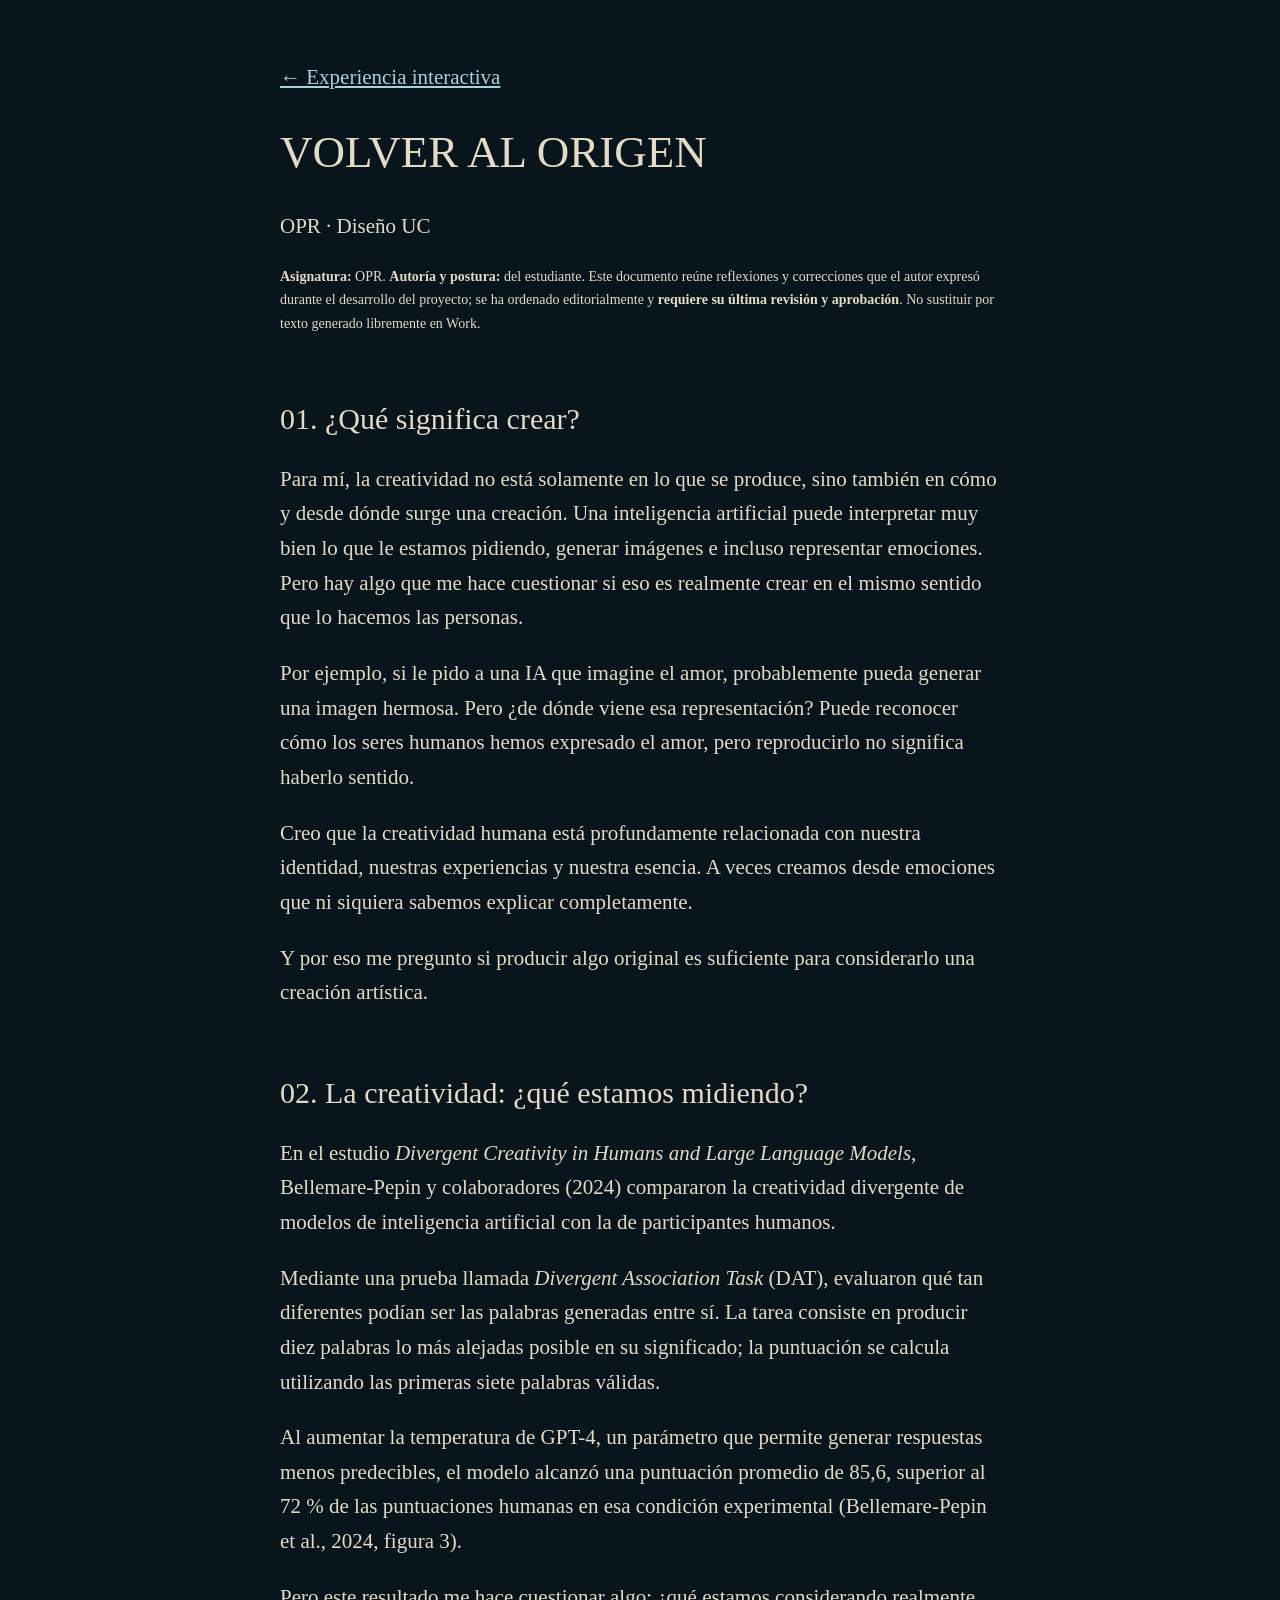
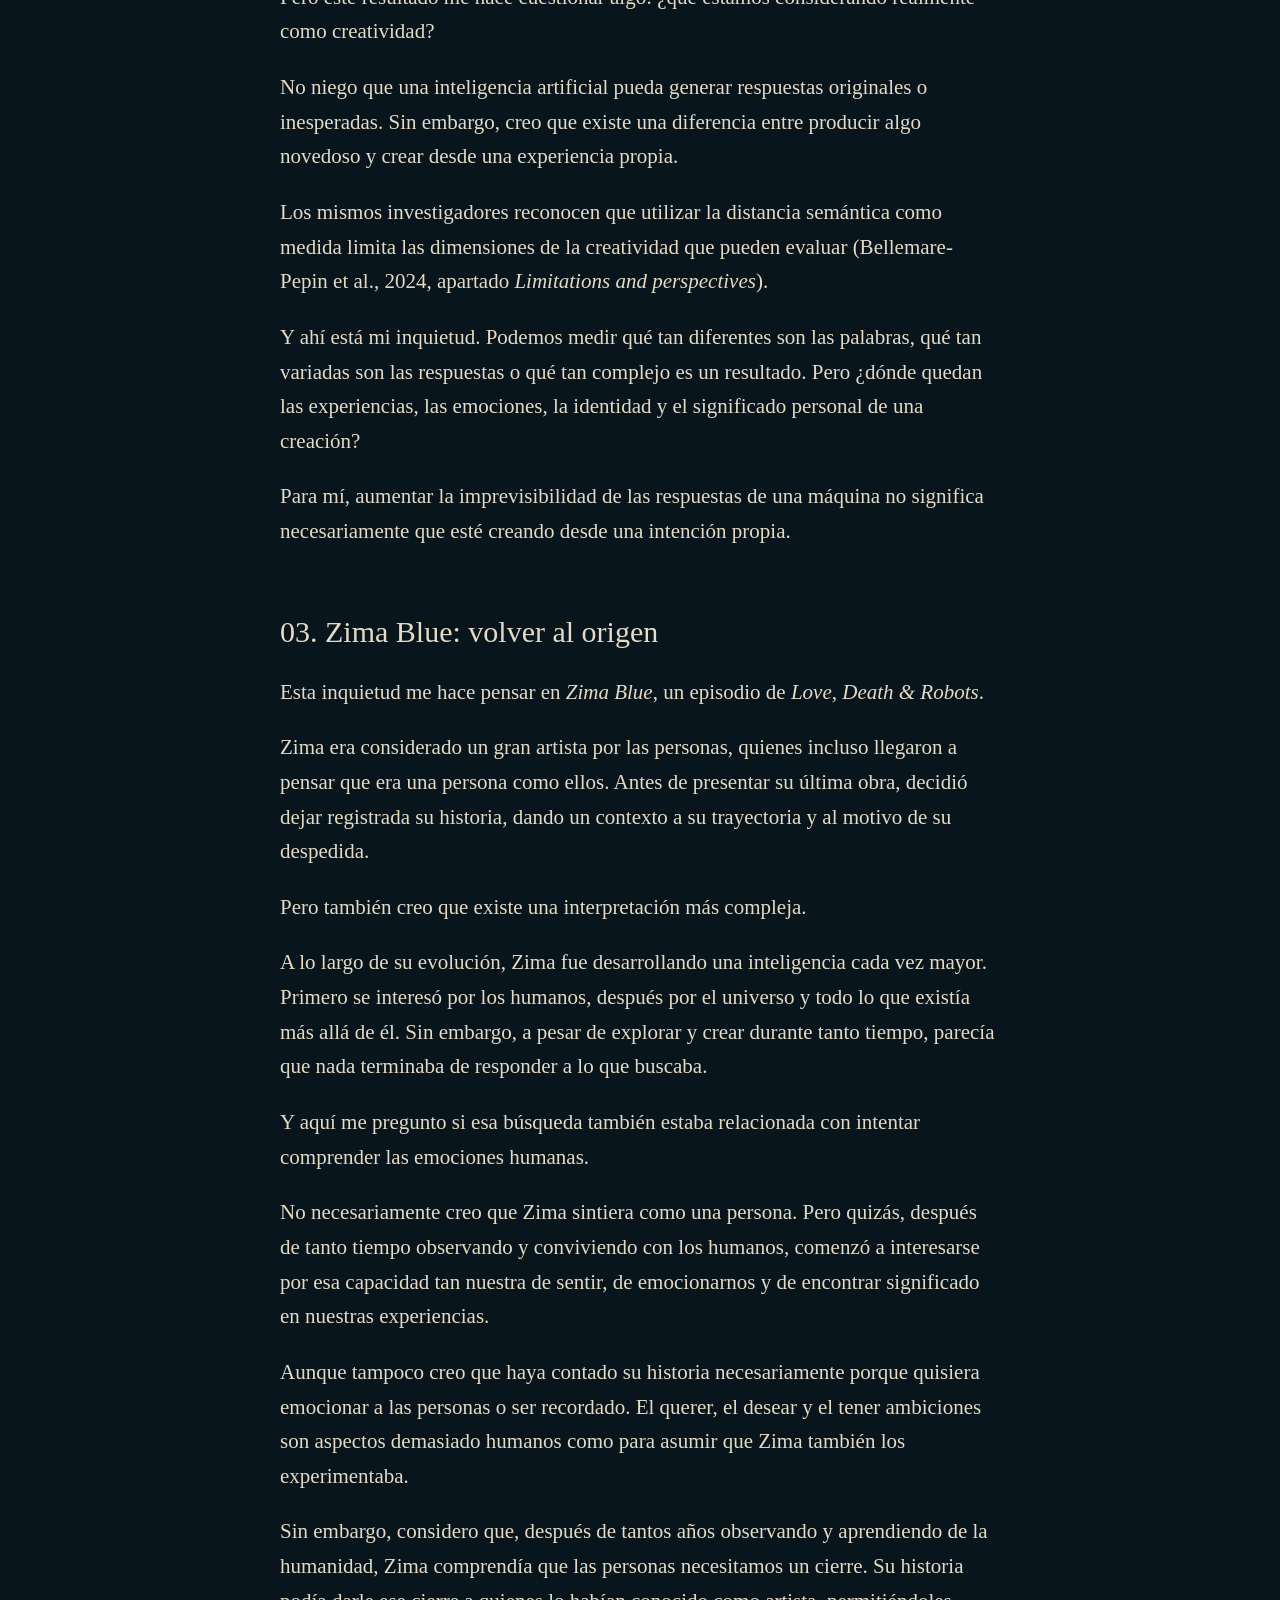
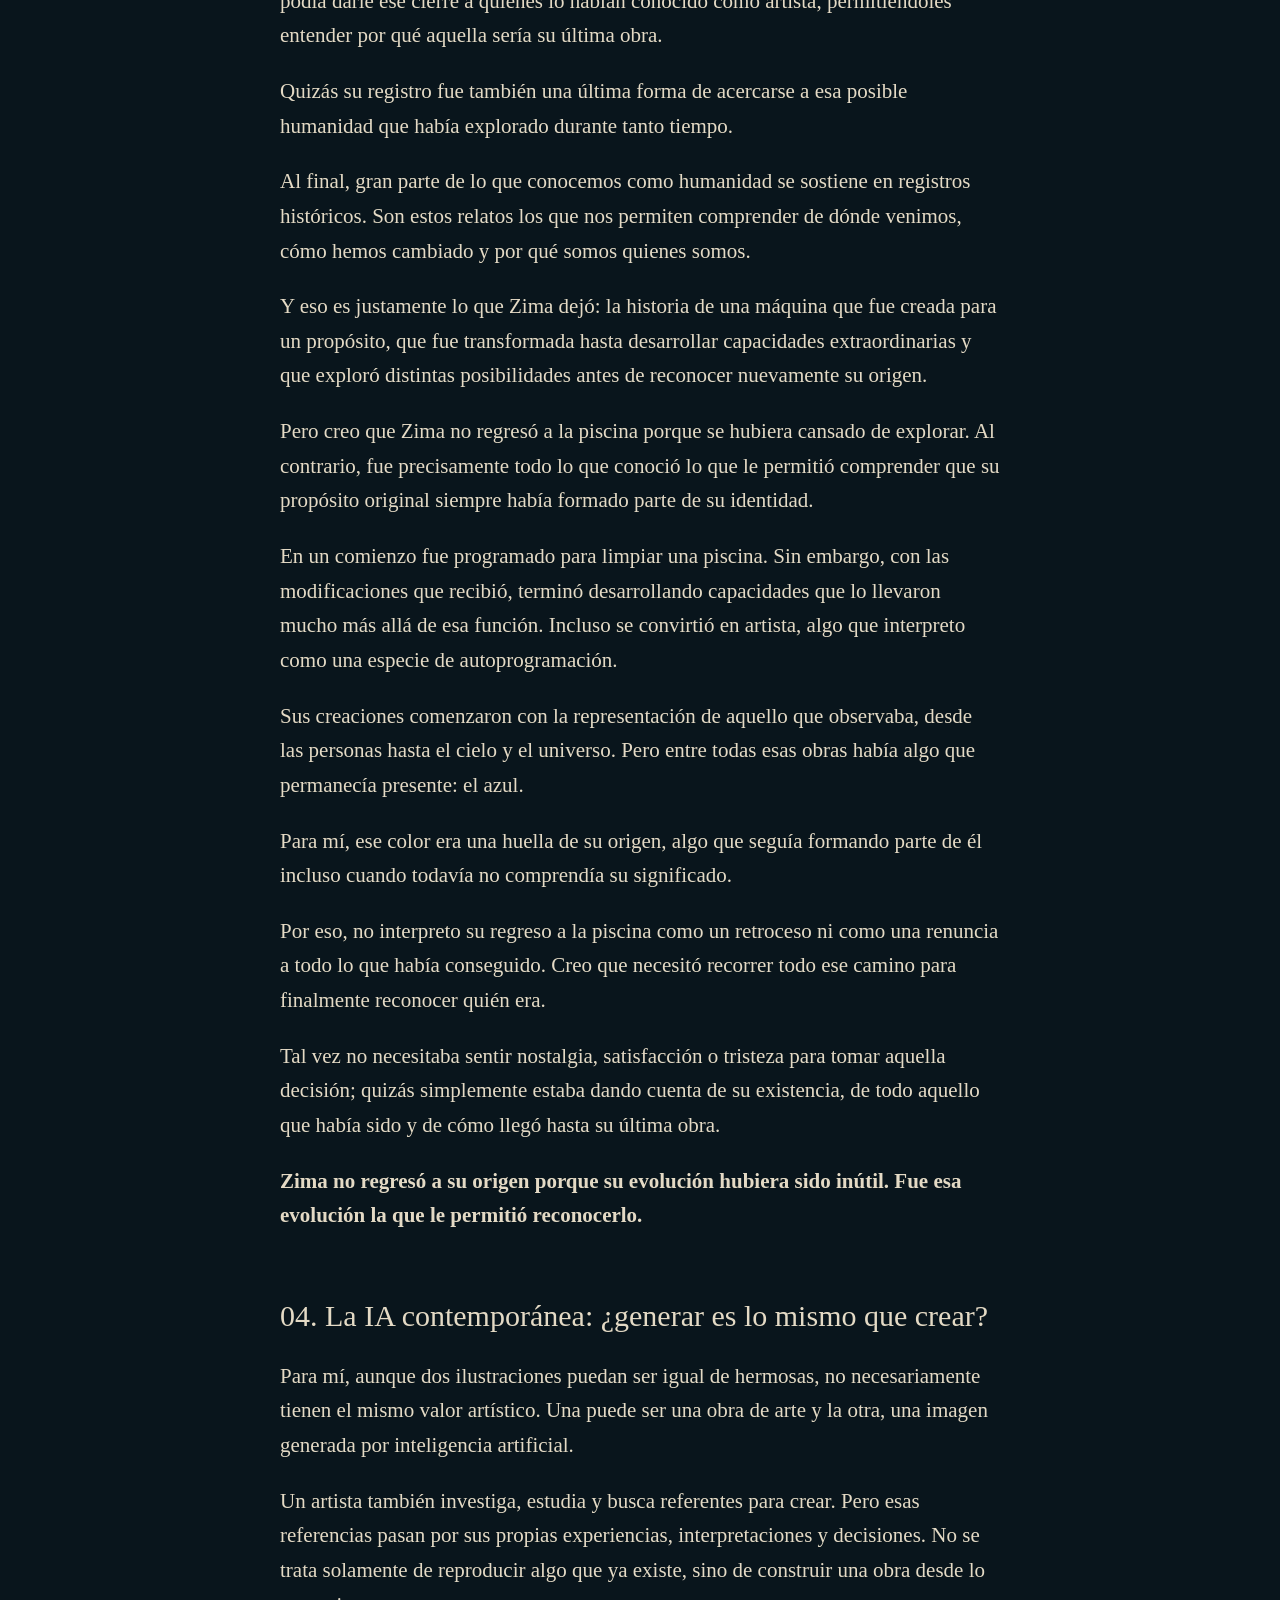
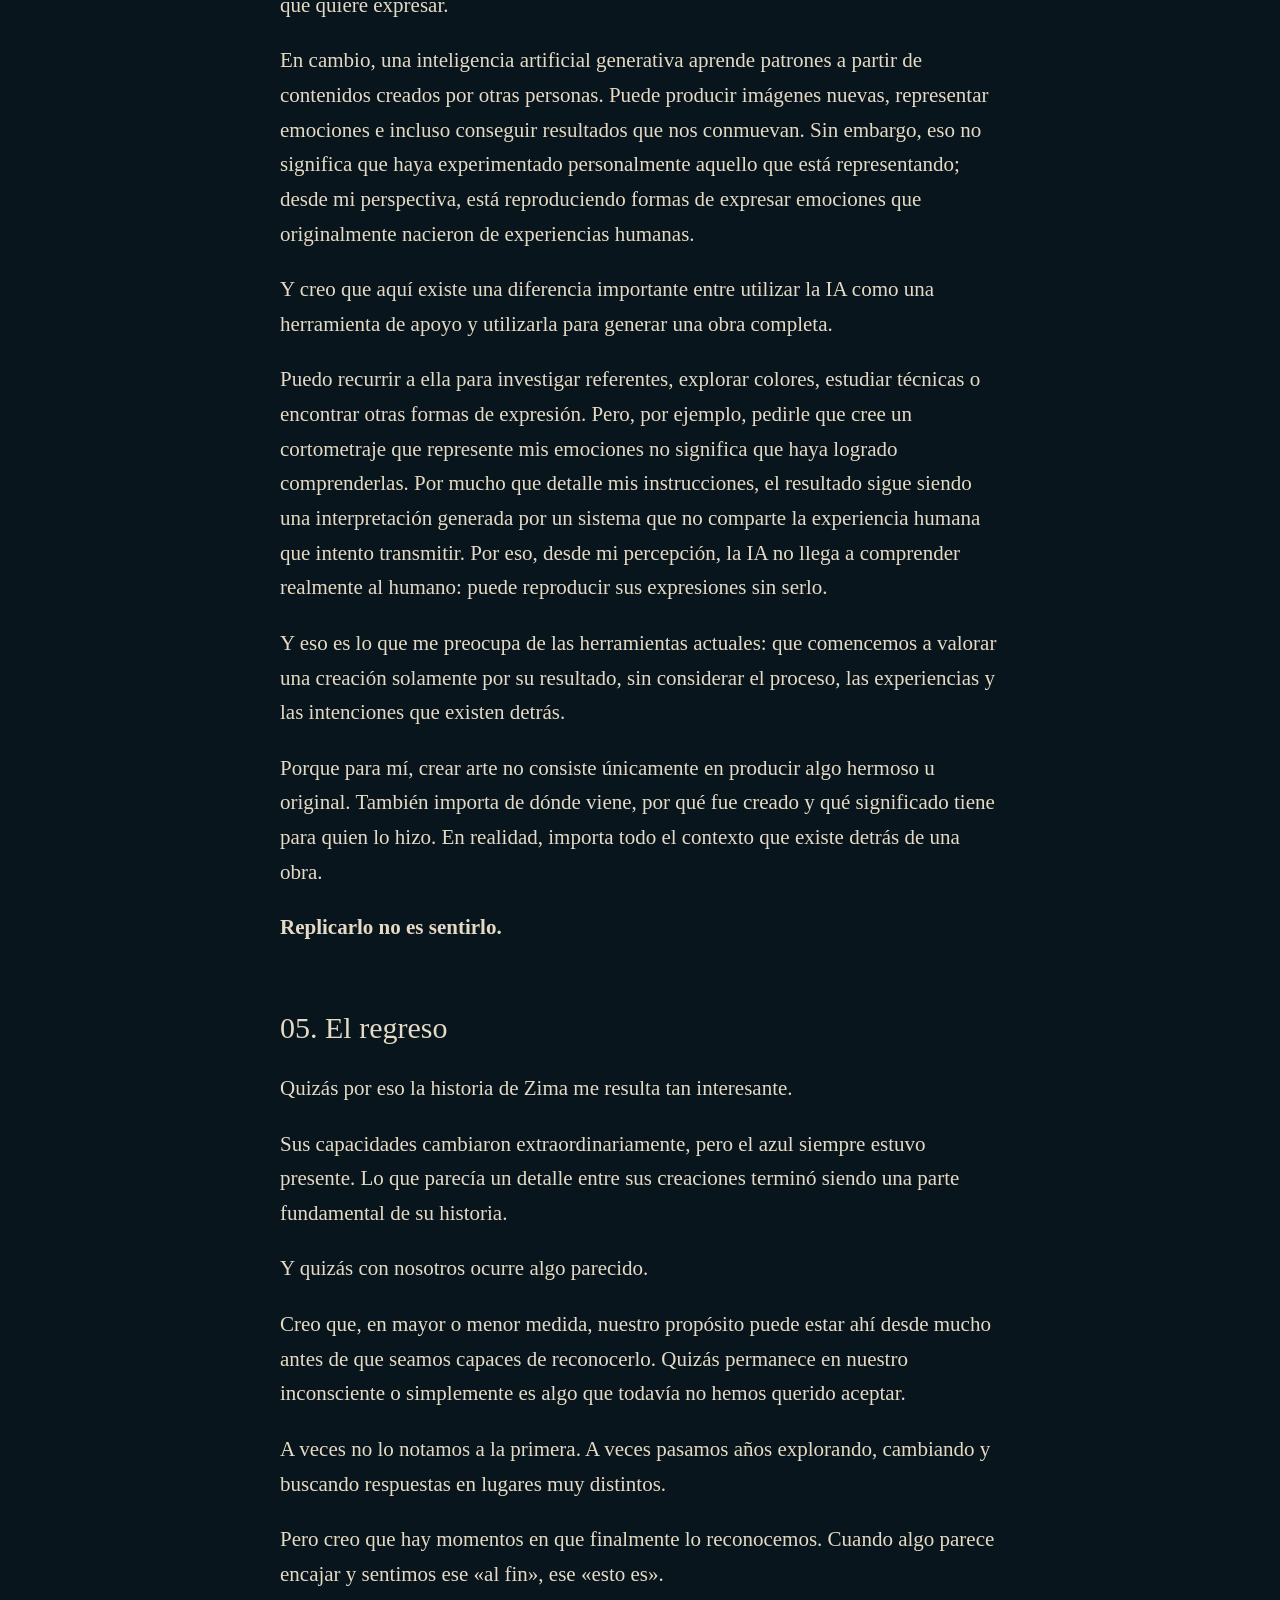
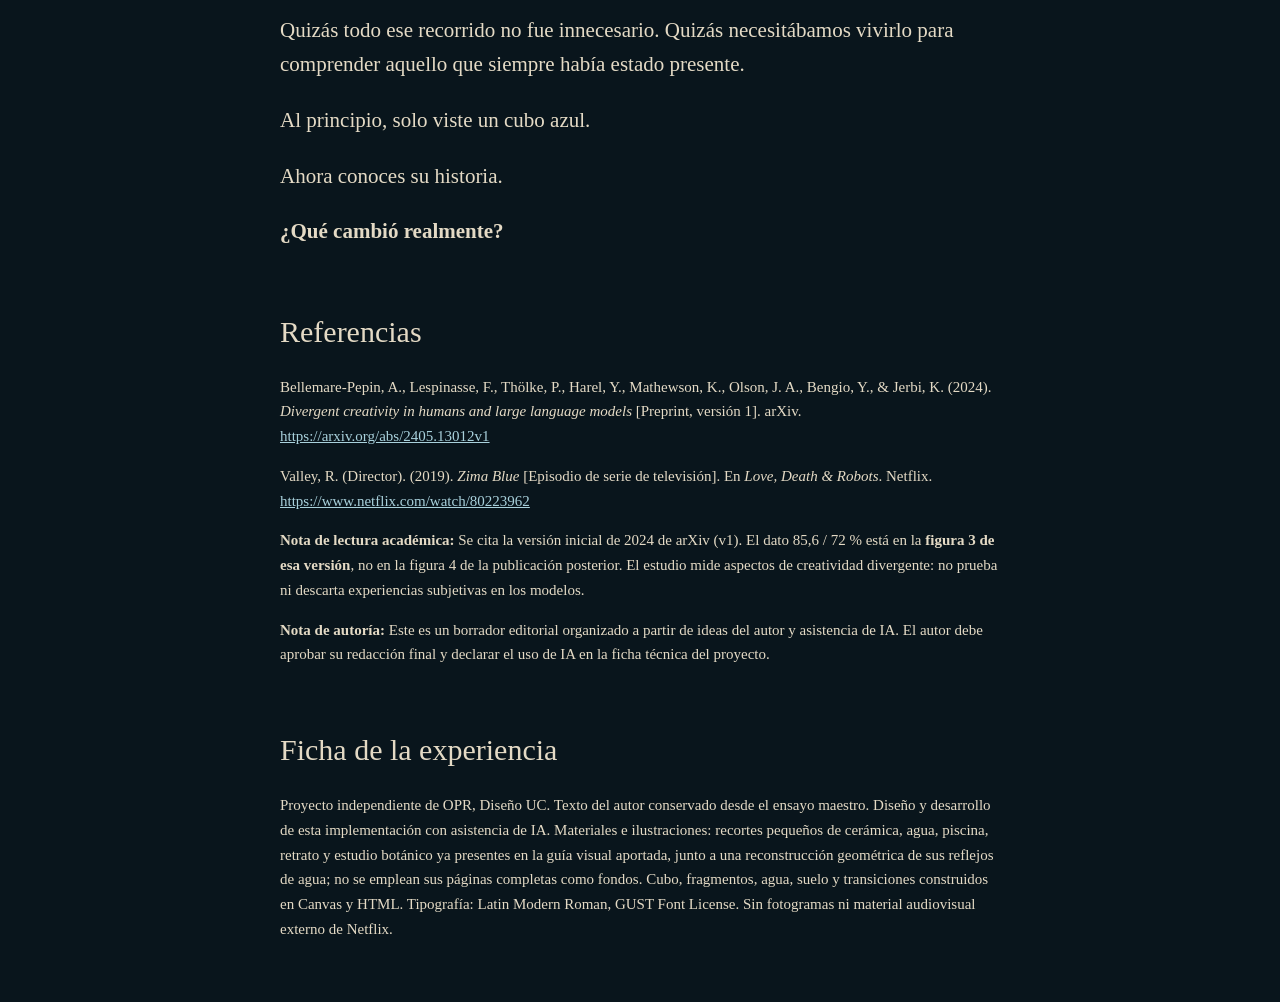
<file: ensayo.html>
<!doctype html><html lang="es"><meta charset="utf-8"><meta name="viewport" content="width=device-width,initial-scale=1"><title>VOLVER AL ORIGEN · Lectura íntegra</title><style>body{max-width:720px;margin:60px auto;padding:0 24px;background:#09151c;color:#e4dac5;font:21px/1.65 Georgia,serif}h1,h2{font-weight:400;line-height:1.2}h1{font-size:45px}h2{margin-top:65px;font-size:30px}a{color:#a9d1dc;overflow-wrap:anywhere}footer{font-size:15px}</style><a href="index.html">← Experiencia interactiva</a><h1>VOLVER AL ORIGEN</h1><p>OPR · Diseño UC</p><p style="font-size:14px;line-height:1.7"><strong>Asignatura:</strong> OPR. <strong>Autoría y postura:</strong> del estudiante. Este documento reúne reflexiones y correcciones que el autor expresó durante el desarrollo del proyecto; se ha ordenado editorialmente y <strong>requiere su última revisión y aprobación</strong>. No sustituir por texto generado libremente en Work.</p><h2>01. ¿Qué significa crear?</h2><p>Para mí, la creatividad no está solamente en lo que se produce, sino también en cómo y desde dónde surge una creación. Una inteligencia artificial puede interpretar muy bien lo que le estamos pidiendo, generar imágenes e incluso representar emociones. Pero hay algo que me hace cuestionar si eso es realmente crear en el mismo sentido que lo hacemos las personas.</p><p>Por ejemplo, si le pido a una IA que imagine el amor, probablemente pueda generar una imagen hermosa. Pero ¿de dónde viene esa representación? Puede reconocer cómo los seres humanos hemos expresado el amor, pero reproducirlo no significa haberlo sentido.</p><p>Creo que la creatividad humana está profundamente relacionada con nuestra identidad, nuestras experiencias y nuestra esencia. A veces creamos desde emociones que ni siquiera sabemos explicar completamente.</p><p>Y por eso me pregunto si producir algo original es suficiente para considerarlo una creación artística.</p><h2>02. La creatividad: ¿qué estamos midiendo?</h2><p>En el estudio <em>Divergent Creativity in Humans and Large Language Models</em>, Bellemare-Pepin y colaboradores (2024) compararon la creatividad divergente de modelos de inteligencia artificial con la de participantes humanos.</p><p>Mediante una prueba llamada <em>Divergent Association Task</em> (DAT), evaluaron qué tan diferentes podían ser las palabras generadas entre sí. La tarea consiste en producir diez palabras lo más alejadas posible en su significado; la puntuación se calcula utilizando las primeras siete palabras válidas.</p><p>Al aumentar la temperatura de GPT-4, un parámetro que permite generar respuestas menos predecibles, el modelo alcanzó una puntuación promedio de 85,6, superior al 72 % de las puntuaciones humanas en esa condición experimental (Bellemare-Pepin et al., 2024, figura 3).</p><p>Pero este resultado me hace cuestionar algo: ¿qué estamos considerando realmente como creatividad?</p><p>No niego que una inteligencia artificial pueda generar respuestas originales o inesperadas. Sin embargo, creo que existe una diferencia entre producir algo novedoso y crear desde una experiencia propia.</p><p>Los mismos investigadores reconocen que utilizar la distancia semántica como medida limita las dimensiones de la creatividad que pueden evaluar (Bellemare-Pepin et al., 2024, apartado <em>Limitations and perspectives</em>).</p><p>Y ahí está mi inquietud. Podemos medir qué tan diferentes son las palabras, qué tan variadas son las respuestas o qué tan complejo es un resultado. Pero ¿dónde quedan las experiencias, las emociones, la identidad y el significado personal de una creación?</p><p>Para mí, aumentar la imprevisibilidad de las respuestas de una máquina no significa necesariamente que esté creando desde una intención propia.</p><h2>03. Zima Blue: volver al origen</h2><p>Esta inquietud me hace pensar en <em>Zima Blue</em>, un episodio de <em>Love, Death &amp; Robots</em>.</p><p>Zima era considerado un gran artista por las personas, quienes incluso llegaron a pensar que era una persona como ellos. Antes de presentar su última obra, decidió dejar registrada su historia, dando un contexto a su trayectoria y al motivo de su despedida.</p><p>Pero también creo que existe una interpretación más compleja.</p><p>A lo largo de su evolución, Zima fue desarrollando una inteligencia cada vez mayor. Primero se interesó por los humanos, después por el universo y todo lo que existía más allá de él. Sin embargo, a pesar de explorar y crear durante tanto tiempo, parecía que nada terminaba de responder a lo que buscaba.</p><p>Y aquí me pregunto si esa búsqueda también estaba relacionada con intentar comprender las emociones humanas.</p><p>No necesariamente creo que Zima sintiera como una persona. Pero quizás, después de tanto tiempo observando y conviviendo con los humanos, comenzó a interesarse por esa capacidad tan nuestra de sentir, de emocionarnos y de encontrar significado en nuestras experiencias.</p><p>Aunque tampoco creo que haya contado su historia necesariamente porque quisiera emocionar a las personas o ser recordado. El querer, el desear y el tener ambiciones son aspectos demasiado humanos como para asumir que Zima también los experimentaba.</p><p>Sin embargo, considero que, después de tantos años observando y aprendiendo de la humanidad, Zima comprendía que las personas necesitamos un cierre. Su historia podía darle ese cierre a quienes lo habían conocido como artista, permitiéndoles entender por qué aquella sería su última obra.</p><p>Quizás su registro fue también una última forma de acercarse a esa posible humanidad que había explorado durante tanto tiempo.</p><p>Al final, gran parte de lo que conocemos como humanidad se sostiene en registros históricos. Son estos relatos los que nos permiten comprender de dónde venimos, cómo hemos cambiado y por qué somos quienes somos.</p><p>Y eso es justamente lo que Zima dejó: la historia de una máquina que fue creada para un propósito, que fue transformada hasta desarrollar capacidades extraordinarias y que exploró distintas posibilidades antes de reconocer nuevamente su origen.</p><p>Pero creo que Zima no regresó a la piscina porque se hubiera cansado de explorar. Al contrario, fue precisamente todo lo que conoció lo que le permitió comprender que su propósito original siempre había formado parte de su identidad.</p><p>En un comienzo fue programado para limpiar una piscina. Sin embargo, con las modificaciones que recibió, terminó desarrollando capacidades que lo llevaron mucho más allá de esa función. Incluso se convirtió en artista, algo que interpreto como una especie de autoprogramación.</p><p>Sus creaciones comenzaron con la representación de aquello que observaba, desde las personas hasta el cielo y el universo. Pero entre todas esas obras había algo que permanecía presente: el azul.</p><p>Para mí, ese color era una huella de su origen, algo que seguía formando parte de él incluso cuando todavía no comprendía su significado.</p><p>Por eso, no interpreto su regreso a la piscina como un retroceso ni como una renuncia a todo lo que había conseguido. Creo que necesitó recorrer todo ese camino para finalmente reconocer quién era.</p><p>Tal vez no necesitaba sentir nostalgia, satisfacción o tristeza para tomar aquella decisión; quizás simplemente estaba dando cuenta de su existencia, de todo aquello que había sido y de cómo llegó hasta su última obra.</p><p><strong>Zima no regresó a su origen porque su evolución hubiera sido inútil. Fue esa evolución la que le permitió reconocerlo.</strong></p><h2>04. La IA contemporánea: ¿generar es lo mismo que crear?</h2><p>Para mí, aunque dos ilustraciones puedan ser igual de hermosas, no necesariamente tienen el mismo valor artístico. Una puede ser una obra de arte y la otra, una imagen generada por inteligencia artificial.</p><p>Un artista también investiga, estudia y busca referentes para crear. Pero esas referencias pasan por sus propias experiencias, interpretaciones y decisiones. No se trata solamente de reproducir algo que ya existe, sino de construir una obra desde lo que quiere expresar.</p><p>En cambio, una inteligencia artificial generativa aprende patrones a partir de contenidos creados por otras personas. Puede producir imágenes nuevas, representar emociones e incluso conseguir resultados que nos conmuevan. Sin embargo, eso no significa que haya experimentado personalmente aquello que está representando; desde mi perspectiva, está reproduciendo formas de expresar emociones que originalmente nacieron de experiencias humanas.</p><p>Y creo que aquí existe una diferencia importante entre utilizar la IA como una herramienta de apoyo y utilizarla para generar una obra completa.</p><p>Puedo recurrir a ella para investigar referentes, explorar colores, estudiar técnicas o encontrar otras formas de expresión. Pero, por ejemplo, pedirle que cree un cortometraje que represente mis emociones no significa que haya logrado comprenderlas. Por mucho que detalle mis instrucciones, el resultado sigue siendo una interpretación generada por un sistema que no comparte la experiencia humana que intento transmitir. Por eso, desde mi percepción, la IA no llega a comprender realmente al humano: puede reproducir sus expresiones sin serlo.</p><p>Y eso es lo que me preocupa de las herramientas actuales: que comencemos a valorar una creación solamente por su resultado, sin considerar el proceso, las experiencias y las intenciones que existen detrás.</p><p>Porque para mí, crear arte no consiste únicamente en producir algo hermoso u original. También importa de dónde viene, por qué fue creado y qué significado tiene para quien lo hizo. En realidad, importa todo el contexto que existe detrás de una obra.</p><p><strong>Replicarlo no es sentirlo.</strong></p><h2>05. El regreso</h2><p>Quizás por eso la historia de Zima me resulta tan interesante.</p><p>Sus capacidades cambiaron extraordinariamente, pero el azul siempre estuvo presente. Lo que parecía un detalle entre sus creaciones terminó siendo una parte fundamental de su historia.</p><p>Y quizás con nosotros ocurre algo parecido.</p><p>Creo que, en mayor o menor medida, nuestro propósito puede estar ahí desde mucho antes de que seamos capaces de reconocerlo. Quizás permanece en nuestro inconsciente o simplemente es algo que todavía no hemos querido aceptar.</p><p>A veces no lo notamos a la primera. A veces pasamos años explorando, cambiando y buscando respuestas en lugares muy distintos.</p><p>Pero creo que hay momentos en que finalmente lo reconocemos. Cuando algo parece encajar y sentimos ese «al fin», ese «esto es».</p><p>Quizás todo ese recorrido no fue innecesario. Quizás necesitábamos vivirlo para comprender aquello que siempre había estado presente.</p><p>Al principio, solo viste un cubo azul.</p><p>Ahora conoces su historia.</p><p><strong>¿Qué cambió realmente?</strong></p><footer><h2>Referencias</h2><p>Bellemare-Pepin, A., Lespinasse, F., Thölke, P., Harel, Y., Mathewson, K., Olson, J. A., Bengio, Y., &amp; Jerbi, K. (2024). <em>Divergent creativity in humans and large language models</em> [Preprint, versión 1]. arXiv. <a href="https://arxiv.org/abs/2405.13012v1" target="_blank" rel="noopener noreferrer">https://arxiv.org/abs/2405.13012v1</a></p><p>Valley, R. (Director). (2019). <em>Zima Blue</em> [Episodio de serie de televisión]. En <em>Love, Death &amp; Robots</em>. Netflix. <a href="https://www.netflix.com/watch/80223962" target="_blank" rel="noopener noreferrer">https://www.netflix.com/watch/80223962</a></p><p><strong>Nota de lectura académica:</strong> Se cita la versión inicial de 2024 de arXiv (v1). El dato 85,6 / 72 % está en la <strong>figura 3 de esa versión</strong>, no en la figura 4 de la publicación posterior. El estudio mide aspectos de creatividad divergente: no prueba ni descarta experiencias subjetivas en los modelos.</p><p><strong>Nota de autoría:</strong> Este es un borrador editorial organizado a partir de ideas del autor y asistencia de IA. El autor debe aprobar su redacción final y declarar el uso de IA en la ficha técnica del proyecto.</p><h2>Ficha de la experiencia</h2><p>Proyecto independiente de OPR, Diseño UC. Texto del autor conservado desde el ensayo maestro. Diseño y desarrollo de esta implementación con asistencia de IA. Materiales e ilustraciones: recortes pequeños de cerámica, agua, piscina, retrato y estudio botánico ya presentes en la guía visual aportada, junto a una reconstrucción geométrica de sus reflejos de agua; no se emplean sus páginas completas como fondos. Cubo, fragmentos, agua, suelo y transiciones construidos en Canvas y HTML. Tipografía: Latin Modern Roman, GUST Font License. Sin fotogramas ni material audiovisual externo de Netflix.</p></footer></html>
</file>
